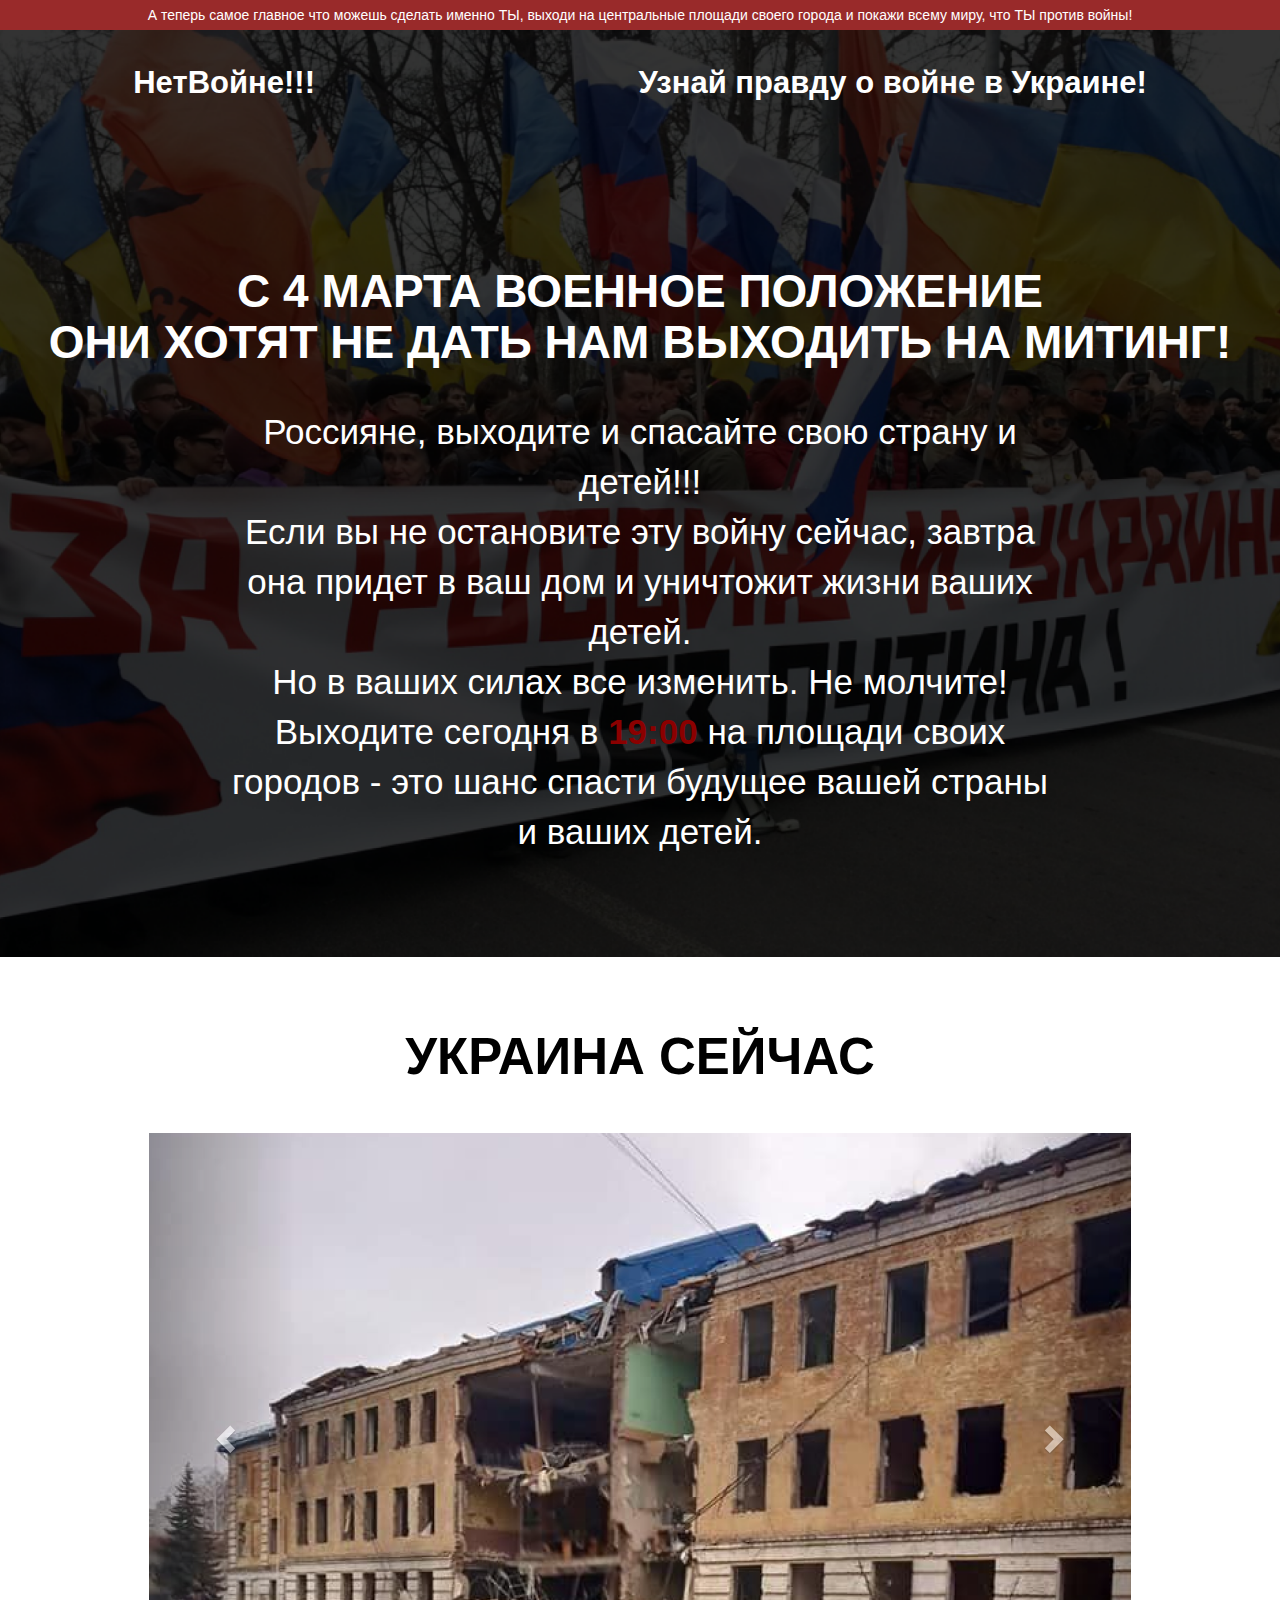
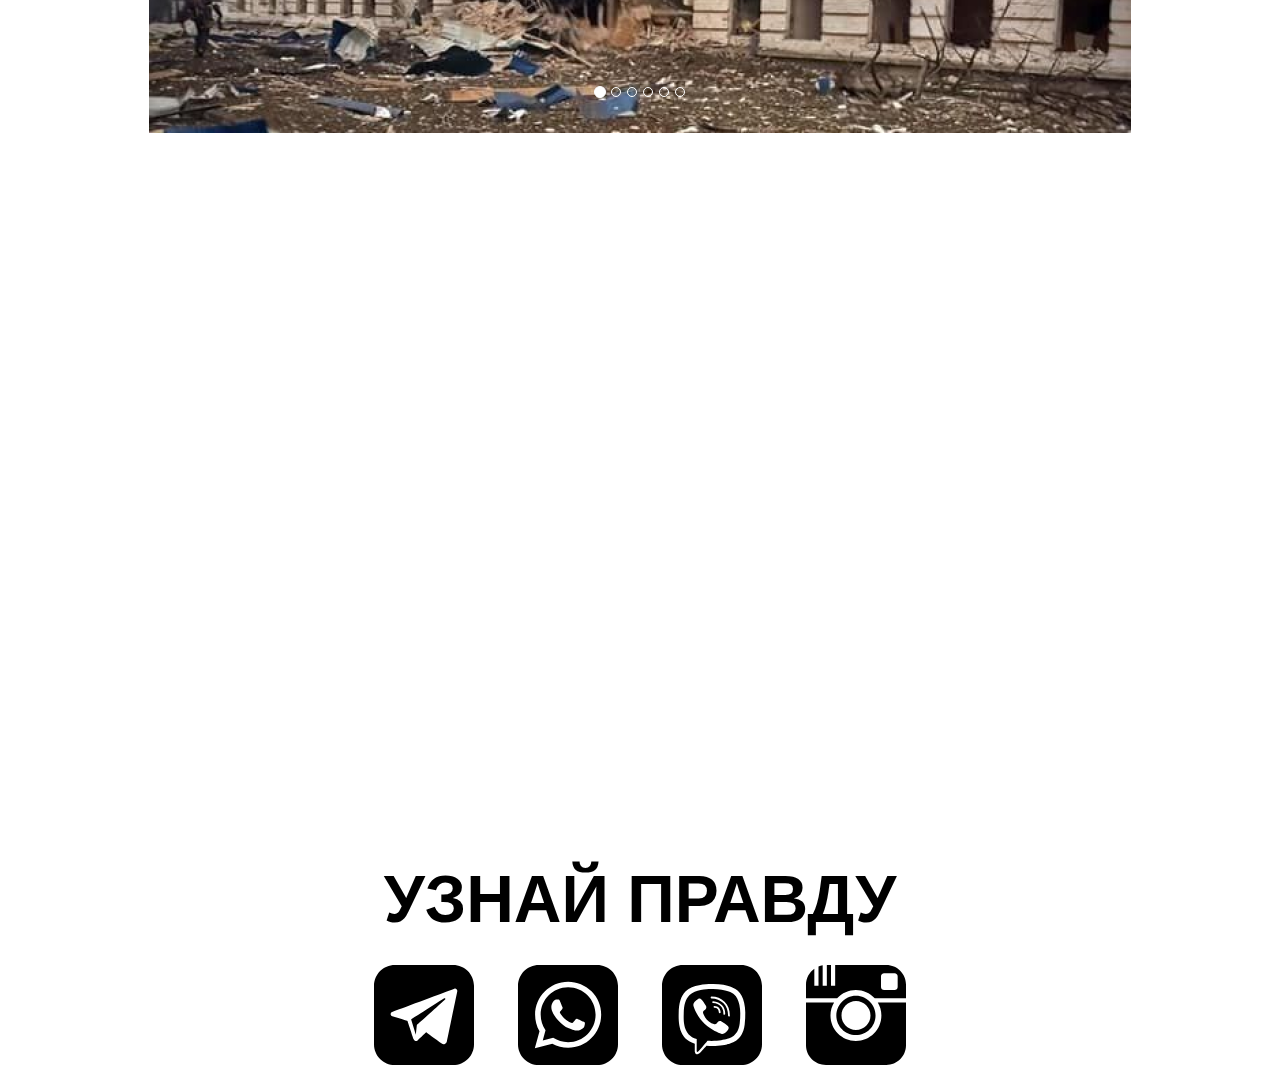
<file: stopwar_1/index.html>
<!DOCTYPE html>
<html lang="ru">
<head>
    <meta charset="utf-8">
    <meta name="viewport" content="width=device-width,initial-scale=1">
    <link rel="stylesheet" href="https://maxcdn.bootstrapcdn.com/bootstrap/3.4.1/css/bootstrap.min.css">
    <script src="https://ajax.googleapis.com/ajax/libs/jquery/3.5.1/jquery.min.js"></script>
    <script src="https://maxcdn.bootstrapcdn.com/bootstrap/3.4.1/js/bootstrap.min.js"></script>
    <link rel="stylesheet" href="assets/css/Social-Icons.css">
    <link rel="stylesheet" href="assets/css/styles.css">
    <title>НЕТ войне в Украине. Узнай правду о войне в Украине!</title>
    <meta name="description" lang="ru" content="С 4 марта военное положение они хотят не дать нам выходить на митинг. Если вы не остановите эту войну сейчас, завтра она придет в ваш дом и уничтожит жизни ваших детей. Выходите сегодня в 19:00 на площади своих городов - это шанс спасти будущее вашей страны и ваших детей." />
    <meta
      name="keywords"
      content="StopWar, СтопВойна, ВЫХОДИГУЛЯТЬ, ВыходиГулять"
    />
    <!-- Global site tag (gtag.js) - Google Analytics -->
<script async src="https://www.googletagmanager.com/gtag/js?id=G-K00LJ84DYC"></script>
<script>
  window.dataLayer = window.dataLayer || [];
  function gtag(){dataLayer.push(arguments);}
  gtag('js', new Date());

  gtag('config', 'G-K00LJ84DYC');
</script>
</head>
<body>
    <div style="min-height: 30px; background-color: rgb(153, 42, 42); color: #FFF;">
        <p style="text-align: center; padding: 5px;">А теперь самое главное что можешь сделать именно ТЫ, выходи на центральные площади своего города и покажи всему миру, что ТЫ против войны!</p>
    </div>
    <section class="head">
        <header>
            <nav class="navbar navbar-light navbar-expand-md navbar_head">
                <div class="container-fluid">
                    <div class="collapse navbar-collapse" id="navcol-1" style="display: block;">
                        <ul class="ul_nav">
                            <li class="nav-item"><a class="nav-link titel" href="#" style="color: #ffffff; text-align: center">НетВойне!!!</a></li>
                            <li class="nav-item"><a class="nav-link titel_2" href="https://t.me/rf200_now" style="color: #FFF;">Узнай правду о войне в Украине!</a></li>
                        </ul>
                    </div>
                </div>
            </nav>
        </header>
        <div class="head-block__div">
            <div class="block_text">
                <h6 class="text-center block_text_h1">С 4 марта военное положение<br/>Они хотят не дать нам выходить на митинг!</h6>
                <p class="text-center block_text_p">
                    Россияне, выходите и спасайте свою страну и детей!!!<br/>Если вы не остановите эту войну сейчас, завтра она придет в ваш дом и уничтожит жизни ваших детей.<br/>Но в ваших силах все изменить. Не молчите!<br/>Выходите сегодня в <b style="color: darkred;">19:00</b> на площади своих городов - это шанс спасти будущее вашей страны и ваших детей.
                </p>
            </div>
        </div>
    </section>
    <main class="main">
        <!-- <section>
            <div class="main_block">
                <h1 class="text-center main_block_h">Что делать</h1>
                <div class="ul_block">
                    <ul class="list-group ul_block_stap">
                        <li class="list-group-item" style="border: initial; display: flex; flex-direction: column; align-items: center;">
                            <h1 class="step-num">1</h1>
                            <p>Сдавайтесь и живите</p>
                        </li>
                        <li class="list-group-item" style="border: initial; display: flex; flex-direction: column; align-items: center;">
                            <h1 class="step-num">2</h1>
                            <p>Получите амнистию</p>
                        </li>
                        <li class="list-group-item" style="border: initial; display: flex; flex-direction: column; align-items: center;">
                            <h1 class="step-num">3</h1>
                            <p class="test">Получи деньги в любой валюте наличными, на счет или в криптовалюте</p>
                        </li>
                    </ul>
                </div>
            </div>
        </section> -->
        <!-- <section class="block_3">
            <div class="block_3__div">
                <p class="text-center block_3__div_p">Выходи с белым флагом, получи амнистию и <br/>5 000 000 рублей за технику и оружие</p>
            </div>
        </section> -->
        <!-- <section class="block_4">
            <div class="block_4__div">
                <h1 class="text-center block_4__div-1">До запуска мы уже собрали&nbsp;</h1>
                <h1 class="text-center block_4__div-2_money">3 356 565 000</h1>
                <h1 class="text-center block_4__div-3">российских рублей</h1>
                <p class="text-center block_4_text">Средства собираются для того чтобы выкупить оружие у армии РФ потому что у нас людей которые хотят биться больше чем оружие и оно нам нужнее. И оно уже на местах.</p>
            </div>
        </section> -->
        <section>
            <div class="block_1">
                <h1 class="block_1__h">УКРАИНА СЕЙЧАС</h1>
                <div id="myCarousel" class="carousel slide block_1__slider" data-ride="carousel">
                    <!-- Indicators -->
                    <ol class="carousel-indicators">
                      <li data-target="#myCarousel" data-slide-to="0" class="active"></li>
                      <li data-target="#myCarousel" data-slide-to="1"></li>
                      <li data-target="#myCarousel" data-slide-to="2"></li>
                      <li data-target="#myCarousel" data-slide-to="3"></li>
                      <li data-target="#myCarousel" data-slide-to="4"></li>
                      <li data-target="#myCarousel" data-slide-to="5"></li>
                    </ol>
                
                    <!-- Wrapper for slides -->
                    <div class="carousel-inner">
                      <div class="item active">
                        <img class="slider_img" src="assets/img/iloveimg-compressed/photo_1.png">
                      </div>
                
                      <div class="item">
                        <img class="slider_img" src="assets/img/iloveimg-compressed/photo_2.png">
                      </div>
                    
                      <div class="item">
                        <img class="slider_img" src="assets/img/iloveimg-compressed/photo_3.png">
                      </div>

                      <div class="item">
                        <img class="slider_img" src="assets/img/iloveimg-compressed/photo_4.png">
                      </div>

                      <div class="item">
                        <img class="slider_img" src="assets/img/iloveimg-compressed/photo_8.png">
                      </div>

                      <div class="item">
                        <img class="slider_img" src="assets/img/iloveimg-compressed/photo_7.png">
                      </div>
                    </div>
                
                      <a class="left carousel-control" href="#myCarousel" data-slide="prev">
                      <span class="glyphicon glyphicon-chevron-left"></span>
                      <span class="sr-only">Previous</span>
                    </a>
                    <a class="right carousel-control" href="#myCarousel" data-slide="next">
                      <span class="glyphicon glyphicon-chevron-right"></span>
                      <span class="sr-only">Next</span>
                    </a>
                  </div>
                  <div class="block_1__video">
                      <iframe class="video" src="https://www.youtube.com/embed/MPZlRKyoVlk" title="YouTube video player" frameborder="0" allow="accelerometer; autoplay; clipboard-write; encrypted-media; gyroscope; picture-in-picture" allowfullscreen></iframe>
                  </div>
            </div>
        </section>


        <section>
            <div class="social__div">
                <h1 class="text-center social__div_h">Узнай правду</h1>
                <div class="social-icons">
                    <a href="https://t.me/+uv1LwF7Gyso0ZWJk"><img class="icons_img" src="assets/img/telegram.svg"></a>
                    <a href="whatsapp://send?text=text=%D0%A1%D0%B4%D0%B0%D0%B2%D0%B0%D0%B9%20%D0%BE%D1%80%D1%83%D0%B6%D0%B8%D0%B5%20%D0%B8%20%D0%B6%D0%B8%D0%B2%D0%B8 http://stopwar.fund"><img class="icons_img" src="assets/img/icons8-whatsapp.svg"></a>
                    <a href="https://invite.viber.com/?g2=AQAmyk8fZSwA2U7OAjO6u6Zj8xlijGqYO57NUjZtXVn76KejHoUJF5py7u7jl%2Fb6"><img class="icons_img" src="assets/img/viber-svgrepo-com.svg"></a>
                    <a href="https://instagram.com/ukraina_voyna?utm_medium=copy_link"><img class="icons_img" src="assets/img/icons8-instagram.svg"></a></div>
            </div>
        </section>
        <!-- <section class="footer-block">
            <div class="footer-block__div">
                <h1 class="text-center footer-block__div_h" style="color: #ffffff;">Организаторы</h1>
                <ul class="list-group footer-block__div_ul">
                    <li class="list-group-item item_gerb"><img class="img-gerb" src="assets/img/gerb.png">
                        <h1 class="text_gerb" style="text-align: center;color: #ffffff;">Президент <br/>Украины</h1>
                    </li>
                    <li class="list-group-item item_gerb"><img class="img-gerb" src="assets/img/Security_Service_of_Ukraine_Emblem.svg">
                        <h1 class="text_gerb" style="text-align: center;color: #ffffff;">Служба <br/>безопасности <br/>Украины</h1>
                    </li>
                    <li class="list-group-item item_gerb"><img class="img-gerb" src="assets/img/1200px-Emblem_of_the_Ukrainian_Armed_Forces.svg.png">
                        <h1 class="text_gerb" style="text-align: center;color: #ffffff;">Вооруженные <br/>силы Украины</h1>
                    </li>
                    <li class="list-group-item item_gerb"><img class="img-gerb" src="assets/img/IT.png">
                        <h1 class="text_gerb" style="text-align: center;color: #ffffff;">IT community of <br/>Ukraine</h1>
                    </li>
                </ul>
            </div>
        </section> -->
    </main>
    <script src="assets/bootstrap/js/bootstrap.min.js"></script>
    <script type="text/javascript">
		var docElement = document.documentElement,
		    resizeEvt = 'orientationchange' in window ? 'orientationchange' : 'resize',
		    recalc = function () {
		    // Устанавливаем размер шрифта
		    	docElement.style.fontSize = 20 * (docElement.clientWidth / 320);
		    }
            $('#carouselExampleControls').on('slide.bs.carousel', function () {

            })
	</script>
</body>
</html>
</file>
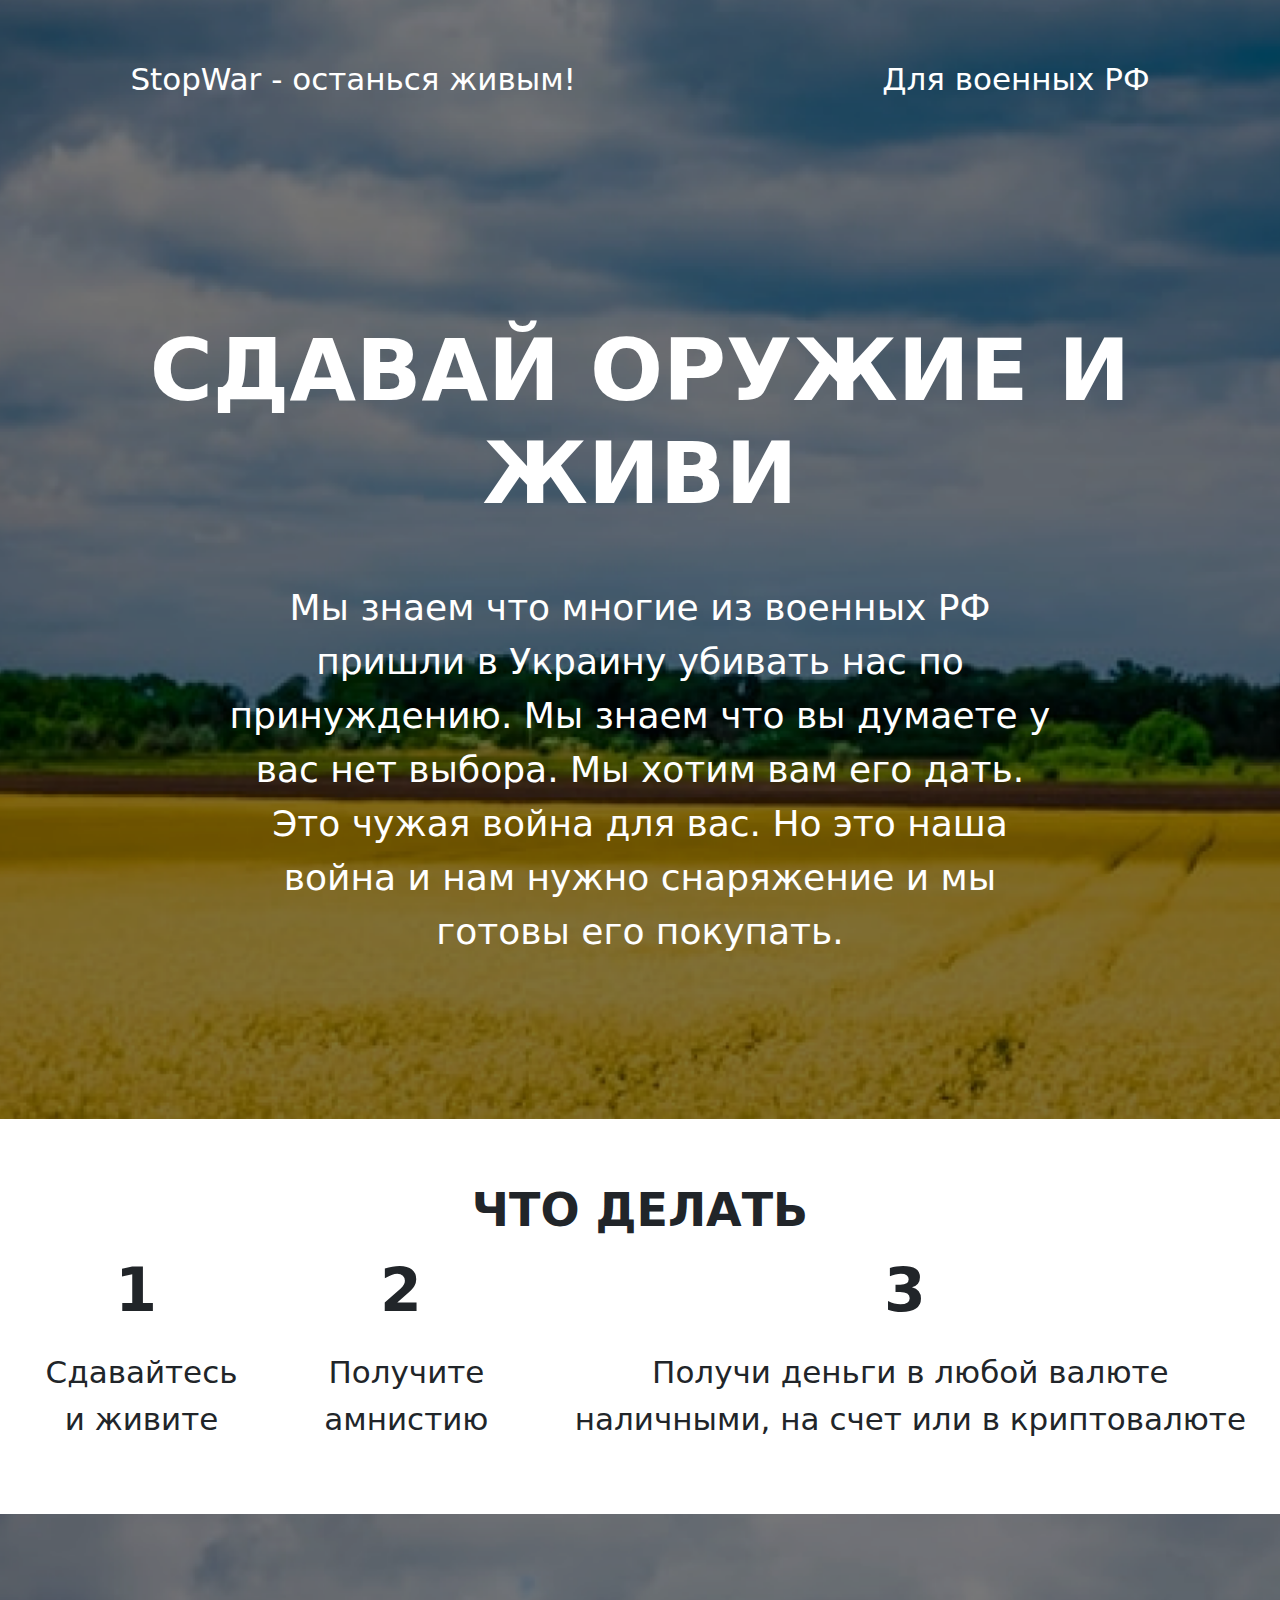
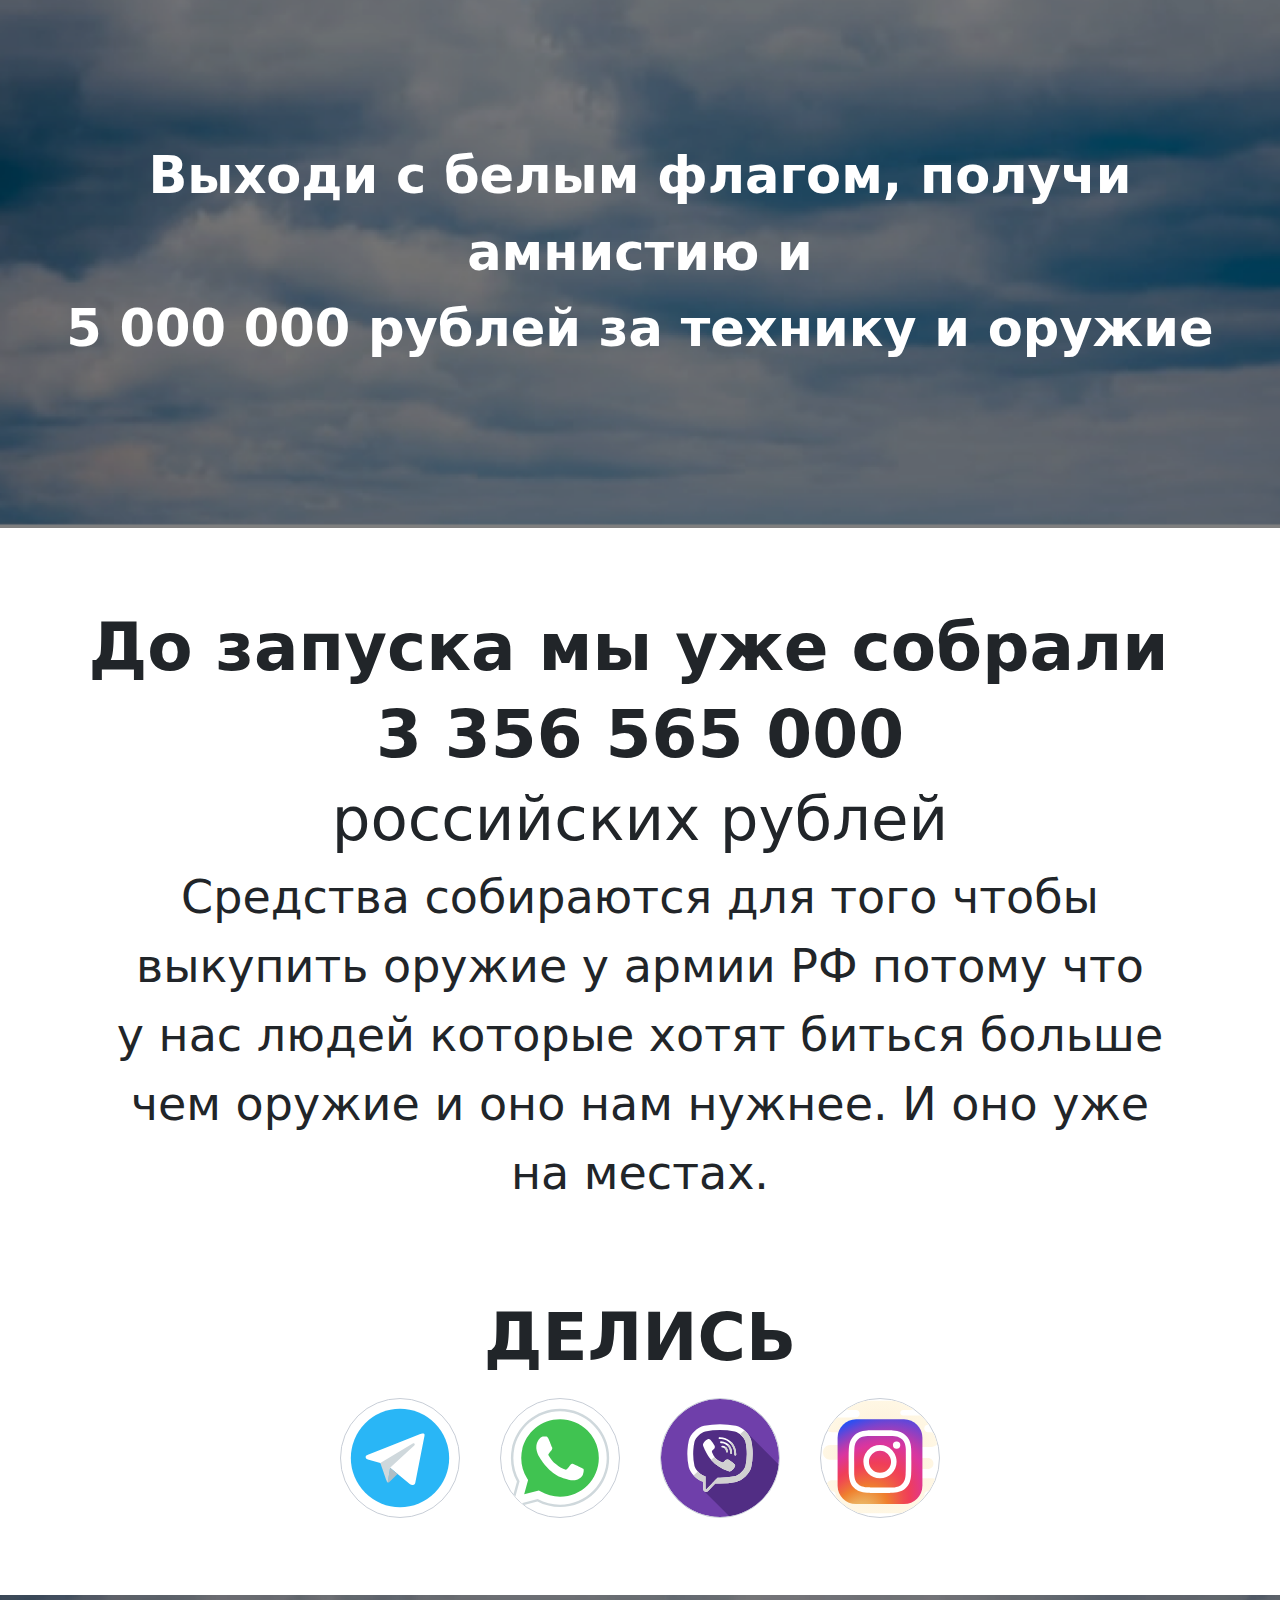
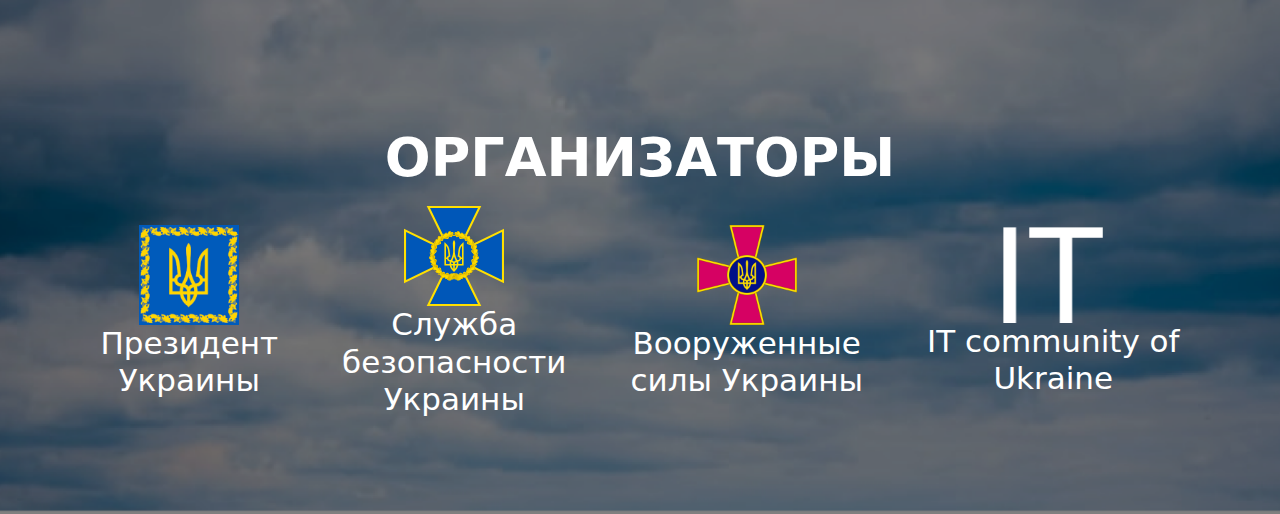
<file: stopwar_2/index.html>
<!DOCTYPE html>
<html lang="en">

<head>
    <meta charset="utf-8">
    <meta name="viewport" content="width=device-width,initial-scale=1">
    <title>Stop War</title>
    <link rel="stylesheet" href="assets/bootstrap/css/bootstrap.min.css">
    <link rel="stylesheet" href="assets/css/Social-Icons.css">
    <link rel="stylesheet" href="assets/css/styles.css">
</head>

<body>
    <section class="head">
        <header>
            <nav class="navbar navbar-light navbar-expand-md navbar_head">
                <div class="container-fluid">
                    <div class="collapse navbar-collapse" id="navcol-1" style="display: block;">
                        <ul class="ul_nav">
                            <li class="nav-item"><a class="nav-link titel" href="#" style="color: #ffffff; text-align: center">StopWar - останься живым!</a></li>
                            <li class="nav-item"><a class="nav-link titel_2" href="#" style="color: #FFF;">Для военных РФ</a></li>
                        </ul>
                    </div>
                </div>
            </nav>
        </header>
        <div class="head-block__div">
            <div class="block_text">
                <h6 class="text-center block_text_h1">Сдавай оружие и живи</h6>
                <p class="text-center block_text_p">Мы знаем что многие из военных РФ пришли в Украину убивать нас по принуждению. Мы знаем что вы думаете у вас нет выбора. Мы хотим вам его дать. Это чужая война для вас. Но это наша война и нам нужно снаряжение и мы готовы его покупать.</p>
            </div>
        </div>
    </section>
    <main class="main">
        <section>
            <div class="main_block">
                <h1 class="text-center main_block_h">Что делать</h1>
                <div class="ul_block">
                    <ul class="list-group ul_block_stap">
                        <li class="list-group-item" style="border: initial; display: flex; flex-direction: column; align-items: center;">
                            <h1 class="step-num">1</h1>
                            <p>Сдавайтесь и живите</p>
                        </li>
                        <li class="list-group-item" style="border: initial; display: flex; flex-direction: column; align-items: center;">
                            <h1 class="step-num">2</h1>
                            <p>Получите амнистию</p>
                        </li>
                        <li class="list-group-item" style="border: initial; display: flex; flex-direction: column; align-items: center;">
                            <h1 class="step-num">3</h1>
                            <p class="test">Получи деньги в любой валюте наличными, на счет или в криптовалюте</p>
                        </li>
                    </ul>
                </div>
            </div>
        </section>
        <section class="block_3">
            <div class="block_3__div">
                <p class="text-center block_3__div_p">Выходи с белым флагом, получи амнистию и <br/>5 000 000 рублей за технику и оружие</p>
            </div>
        </section>
        <section class="block_4">
            <div class="block_4__div">
                <h1 class="text-center block_4__div-1">До запуска мы уже собрали&nbsp;</h1>
                <h1 class="text-center block_4__div-2_money">3 356 565 000</h1>
                <h1 class="text-center block_4__div-3">российских рублей</h1>
                <p class="text-center block_4_text">Средства собираются для того чтобы выкупить оружие у армии РФ потому что у нас людей которые хотят биться больше чем оружие и оно нам нужнее. И оно уже на местах.</p>
            </div>
        </section>
        <section>
            <div class="social__div">
                <h1 class="text-center social__div_h">ДЕЛИСЬ</h1>
                <div class="social-icons"><a href="https://t.me/share/url?url=http://stopwar.fund&amp;text=%D0%A1%D0%B4%D0%B0%D0%B2%D0%B0%D0%B9%20%D0%BE%D1%80%D1%83%D0%B6%D0%B8%D0%B5%20%D0%B8%20%D0%B6%D0%B8%D0%B2%D0%B8"><img class="icons_img" src="assets/img/telegram.svg"></a><a href="whatsapp://send?text=text=%D0%A1%D0%B4%D0%B0%D0%B2%D0%B0%D0%B9%20%D0%BE%D1%80%D1%83%D0%B6%D0%B8%D0%B5%20%D0%B8%20%D0%B6%D0%B8%D0%B2%D0%B8 http://stopwar.fund"><img class="icons_img" src="assets/img/icons8-whatsapp.svg"></a><a href="viber://forward?text=%D0%A1%D0%B4%D0%B0%D0%B2%D0%B0%D0%B9%20%D0%BE%D1%80%D1%83%D0%B6%D0%B8%D0%B5%20%D0%B8%20%D0%B6%D0%B8%D0%B2%D0%B8 http://stopwar.fund"><img class="icons_img" src="assets/img/viber-svgrepo-com.svg"></a><a href="#"><img class="icons_img" src="assets/img/icons8-instagram.svg"></a></div>
            </div>
        </section>
        <section class="footer-block">
            <div class="footer-block__div">
                <h1 class="text-center footer-block__div_h" style="color: #ffffff;">Организаторы</h1>
                <ul class="list-group footer-block__div_ul">
                    <li class="list-group-item item_gerb"><img class="img-gerb" src="assets/img/gerb.png">
                        <h1 class="text_gerb" style="text-align: center;color: #ffffff;">Президент <br/>Украины</h1>
                    </li>
                    <li class="list-group-item item_gerb"><img class="img-gerb" src="assets/img/Security_Service_of_Ukraine_Emblem.svg">
                        <h1 class="text_gerb" style="text-align: center;color: #ffffff;">Служба <br/>безопасности <br/>Украины</h1>
                    </li>
                    <li class="list-group-item item_gerb"><img class="img-gerb" src="assets/img/1200px-Emblem_of_the_Ukrainian_Armed_Forces.svg.png">
                        <h1 class="text_gerb" style="text-align: center;color: #ffffff;">Вооруженные <br/>силы Украины</h1>
                    </li>
                    <li class="list-group-item item_gerb"><img class="img-gerb" src="assets/img/IT.png">
                        <h1 class="text_gerb" style="text-align: center;color: #ffffff;">IT community of <br/>Ukraine</h1>
                    </li>
                </ul>
            </div>
        </section>
    </main>
    <script src="assets/bootstrap/js/bootstrap.min.js"></script>
    <script type="text/javascript">
		var docElement = document.documentElement,
		    resizeEvt = 'orientationchange' in window ? 'orientationchange' : 'resize',
		    recalc = function () {
		    // Устанавливаем размер шрифта
		    	docElement.style.fontSize = 20 * (docElement.clientWidth / 320);
		    }
	</script>
</body>

</html>
</file>
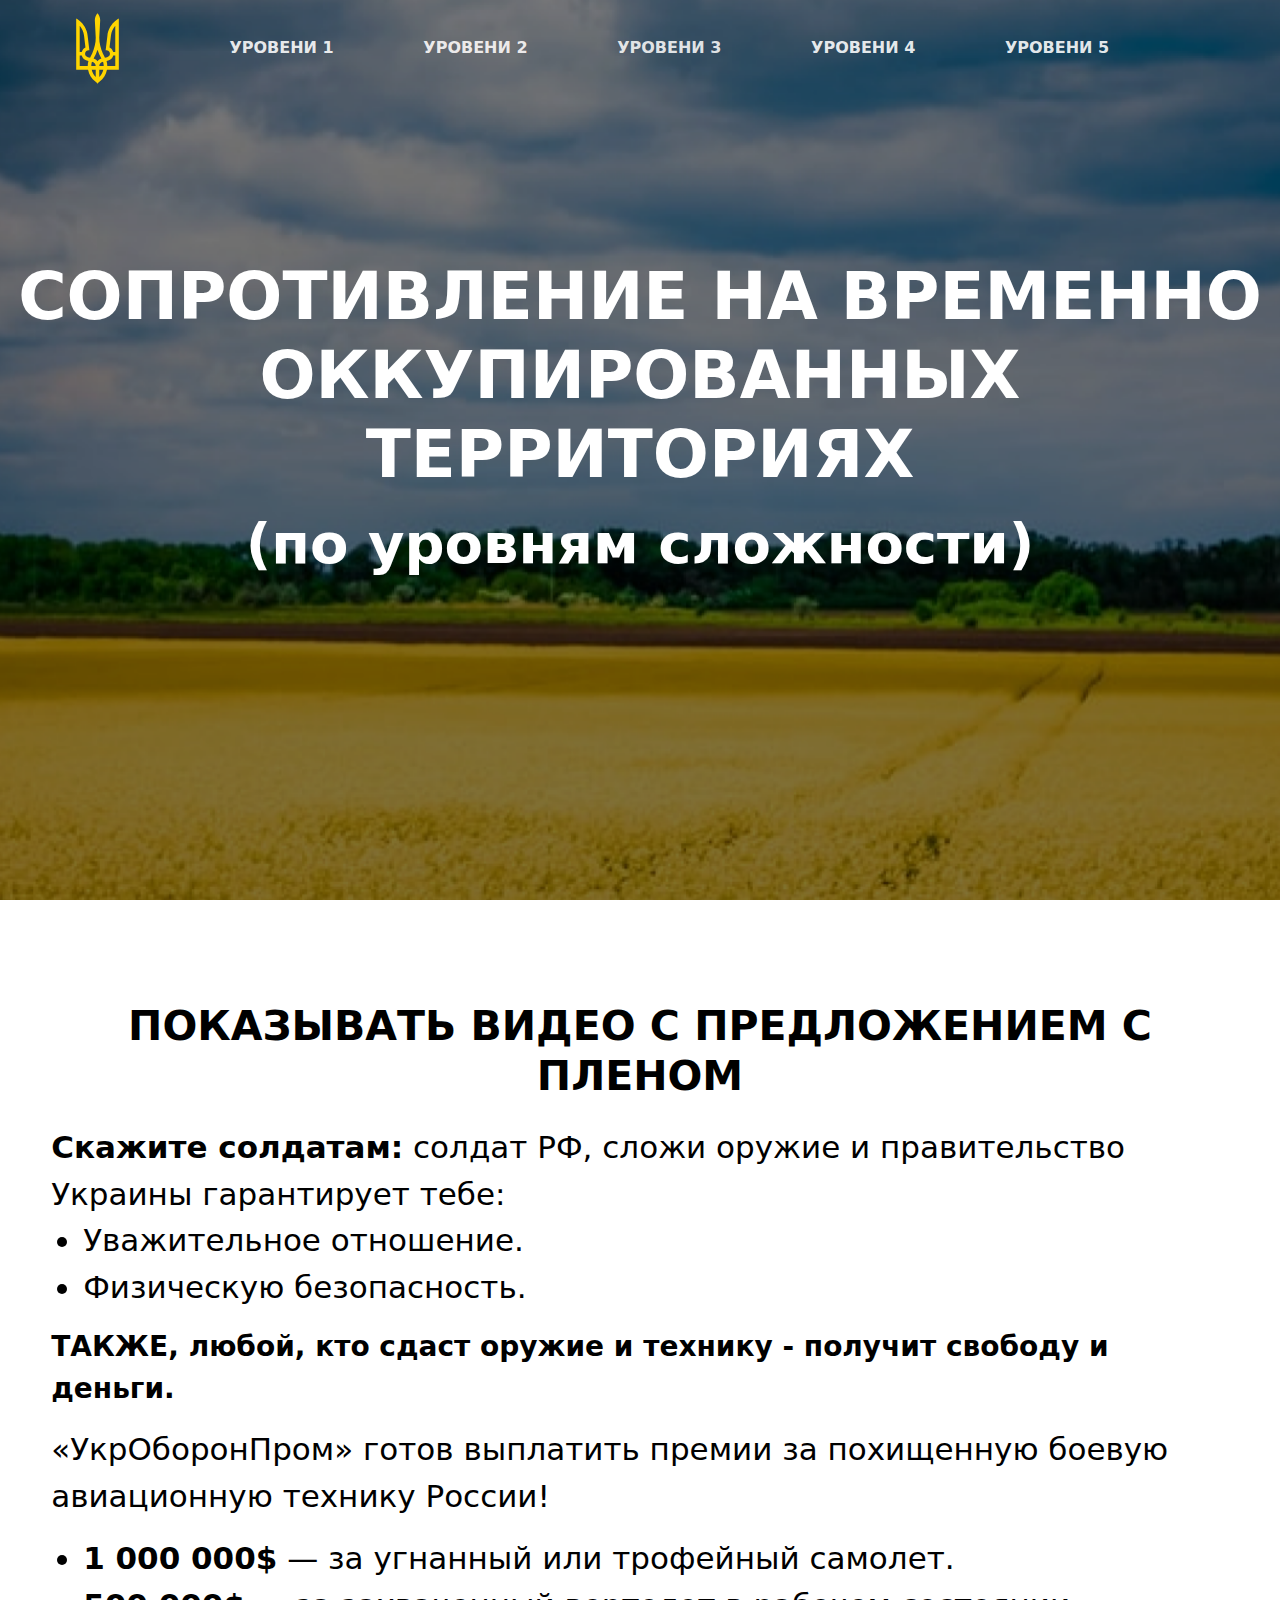
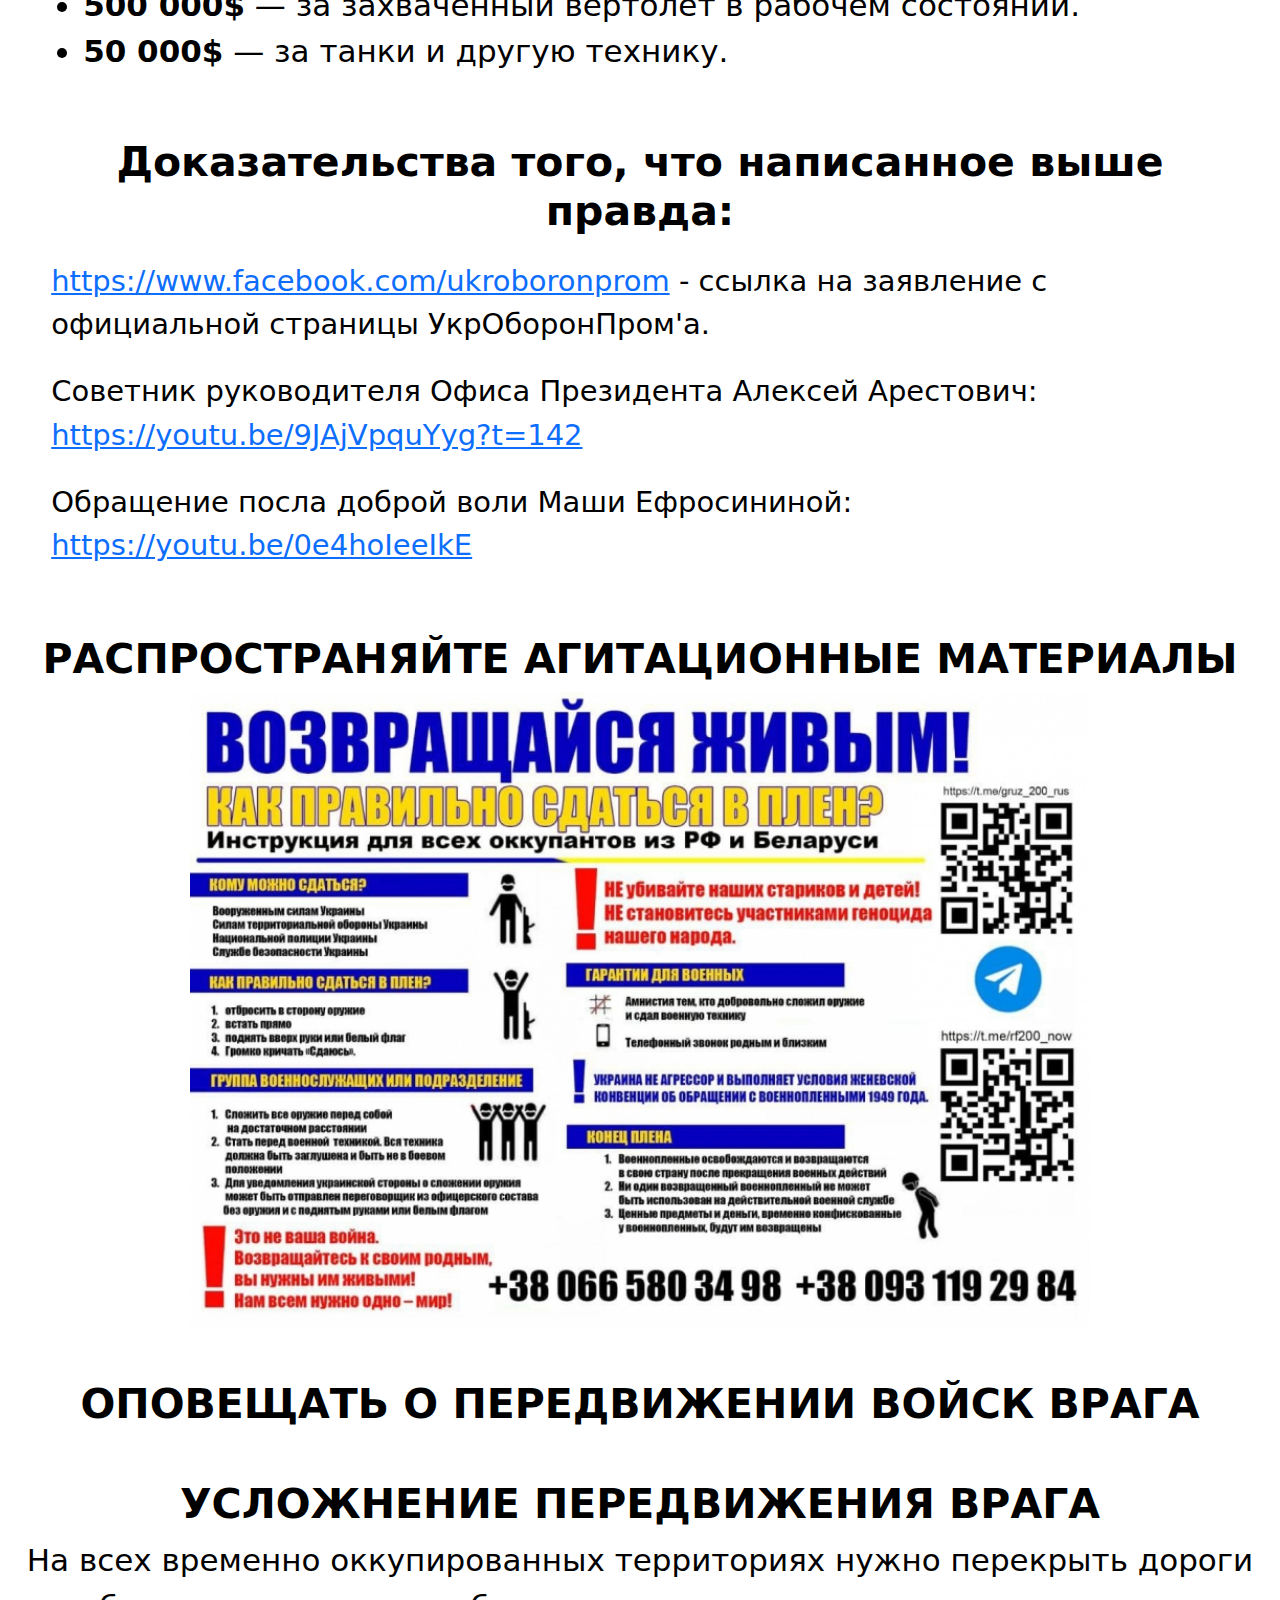
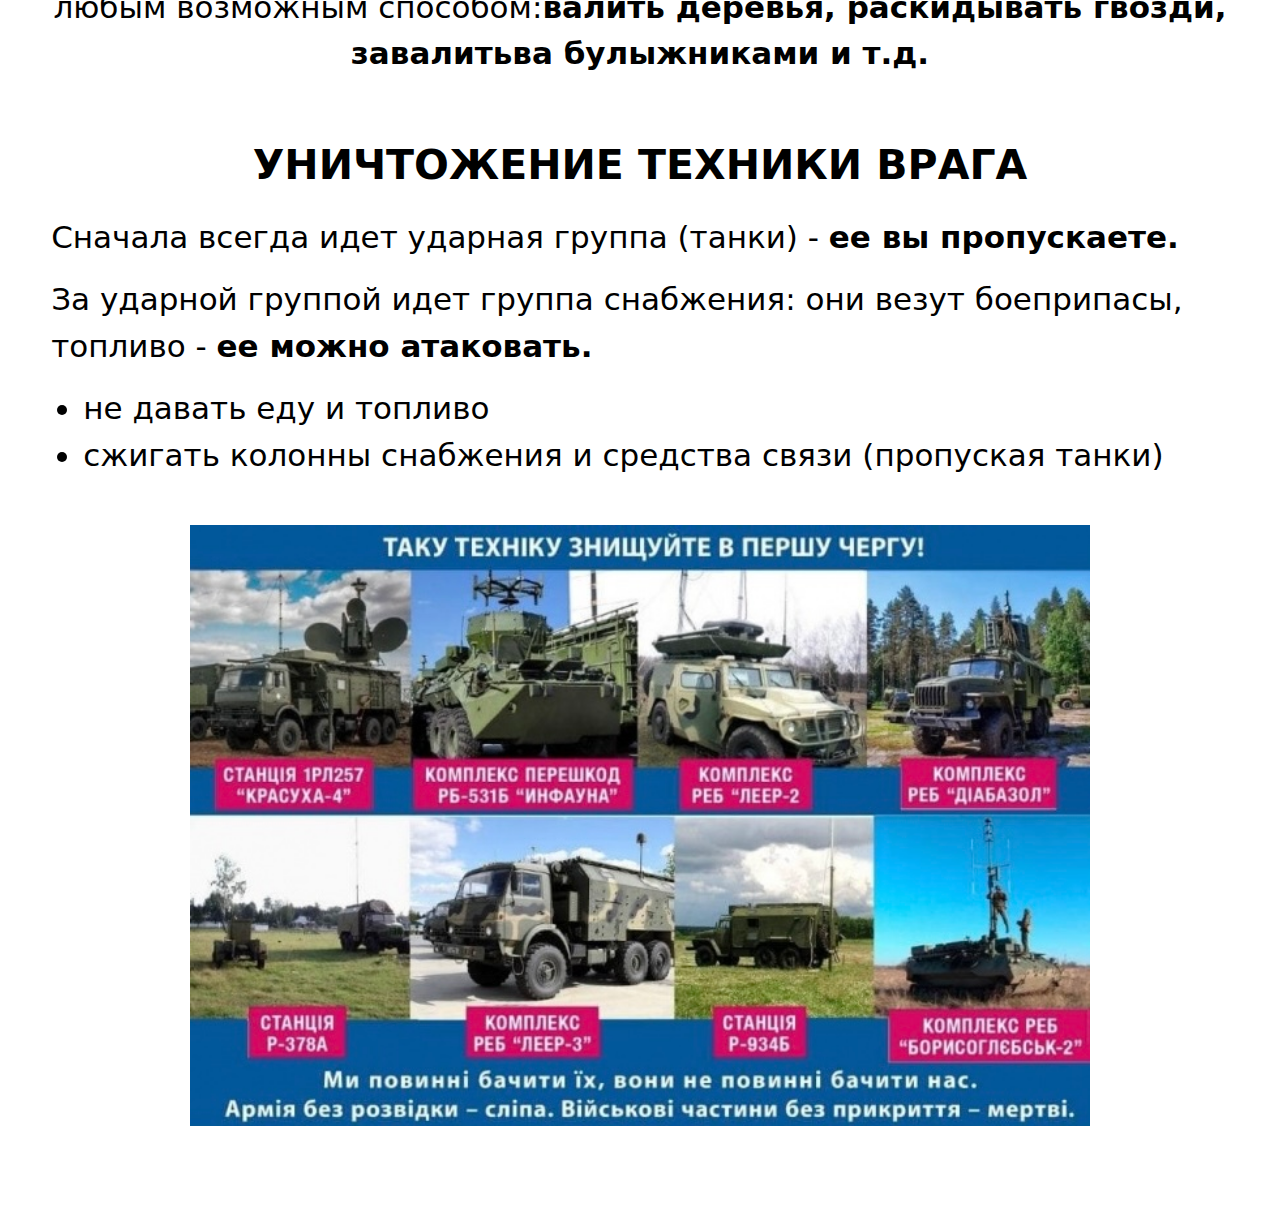
<file: ukraine_resistance/index.html>
<!DOCTYPE html>
<html lang="ru">

<head>
    <meta charset="utf-8">
    <meta name="viewport" content="width=device-width, initial-scale=1.0, shrink-to-fit=no">
    <title>uk</title>
    <link rel="stylesheet" href="assets/bootstrap/css/bootstrap.min.css">
    <link rel="stylesheet" href="assets/css/styles.css">
</head>

<body style="color: rgb(0,0,0);">
    <section class="background">
        <header>
            <nav class="navbar navbar-light navbar-expand-md">
                <div class="container-fluid header_wrapper"><a class="navbar-brand" href="#" style="color: rgba(255,255,255,0.9);"><img src="assets/img/ukrain.svg" style="max-width: 45px;width: 100%;height: auto;"></a><button data-bs-toggle="collapse" class="navbar-toggler" data-bs-target="#navcol-1"><span class="visually-hidden">Toggle navigation</span><span class="navbar-toggler-icon"></span></button>
                    <div class="collapse navbar-collapse header" id="navcol-1">
                        <ul class="navbar-nav header_ul">
                            <li class="nav-item"><a class="nav-link active" href="#1" style="color: rgba(255,255,255,0.9);"><strong>УРОВЕНИ 1</strong><br></a></li>
                            <li class="nav-item"><a class="nav-link active" href="#2" style="color: rgba(255,252,252,0.9);"><strong>УРОВЕНИ 2</strong></a></li>
                            <li class="nav-item"><a class="nav-link active" href="#3" style="color: rgba(248,248,248,0.9);"><strong>УРОВЕНИ 3</strong><br></a></li>
                            <li class="nav-item"><a class="nav-link active" href="#4" style="color: rgba(255,255,255,0.9);"><strong>УРОВЕНИ 4</strong><br></a></li>
                            <li class="nav-item"><a class="nav-link active" href="#5" style="color: rgba(255,255,255,0.9);"><strong>УРОВЕНИ 5</strong><br></a></li>
                        </ul>
                    </div>
                </div>
            </nav>
            <div class="block">
                <div class="block_wrapper">
                    <h1 class="block__h" style="text-align: center;">Сопротивление на временно оккупированных территориях</h1>
                    <p class="block__p" style="text-align: center;">(по уровням сложности)</p>
                </div>
            </div>   
        </header>
    </section>
    <main class="main">
        <section>
            <div class="block_1">
                <div class="block_1_wrapper">
                    <a name="1" style="text-decoration:none"><div class="block_1__text">
                        <h1 class="block_1__text_h">Показывать видео с предложением с пленом</h1>
                        <p class="block_1__text_p2" style="text-align: left;"><span class="span">Скажите солдатам:</span> солдат РФ, сложи оружие и правительство Украины гарантирует тебе:</p>
                        <ul class="block_1__text_ul" style="text-align: left;">
                            <li>Уважительное отношение.</li>
                            <li>Физическую безопасность.</li>
                        </ul>
                        <p class="block_1__text_p3">ТАКЖЕ, любой, кто сдаст оружие и технику - получит свободу и деньги.</p>
                    </div></a>
                </div>
            </div>
        </section>            
        <section>
            <div class="block_2">
                <div class="block_2_wrapper">
                    <p class="block_2__text_p">«УкрОборонПром» готов выплатить премии за похищенную боевую авиационную технику России!<br></p>
                    <ul class="block_2__text_ul_2">
                        <li><span class="span">1 000 000$</span> — за угнанный или трофейный самолет. </li>
                        <li><span class="span">500 000$</span> — за захваченный вертолет в рабочем состоянии.<br></li>
                        <li><span class="span">50 000$</span> — за танки и другую технику.<br></li>
                    </ul>
                </div>
                <div class="block_2__info">
                    <h1 class="block_2__info_h">Доказательства того, что написанное выше правда:</h1>
                    <ul class="block_2__info_list">
                        <li><a class="block_2_link" href="https://www.facebook.com/ukroboronprom">https://www.facebook.com/ukroboronprom</a> - ссылка на заявление с официальной страницы УкрОборонПром'а.</li>
                        <li>Советник руководителя Офиса Президента Алексей Арестович: <a class="block_2_link" href="https://youtu.be/9JAjVpquYyg?t=142">https://youtu.be/9JAjVpquYyg?t=142</a></li>
                        <li>Обращение посла доброй воли Маши Ефросининой: <a class="block_2_link" href="https://youtu.be/0e4hoIeeIkE">https://youtu.be/0e4hoIeeIkE</a></li>
                    </ul>
                </div>
            </div>
        </section>
        <section>
            <a name="2" style="text-decoration:none">
                <div class="block_3">
                    <h1 class="block_3_h">Распространяйте агитационные материалы</h1>
                    <p style="text-align: center;"><img class="block_3_img" src="assets/img/685024.jpg"></p>
                </div>
            </a>
        </section>
        <section>
            <a name="3" style="text-decoration:none">
                <div class="block_4">
                    <h1 class="block_4_h"><strong>Оповещать о передвижении войск врага</strong></h1>
                    <div class="block_4_script">
                        <script async src="https://telegram.org/js/telegram-widget.js?16" data-telegram-post="spravdi/1960" data-tme-mode data-width="100%"></script>
                    </div>
                </div>
            </a>
        </section>
    </main>
    <section>
        <a name="4" style="text-decoration:none">
            <div class="block_5">
                <h1 class="block_5_h"><strong>Усложнение передвижения врага</strong></h1>
                <p class="block_5_p">На всех временно оккупированных территориях нужно перекрыть дороги любым возможным способом:<span class="span">валить деревья, раскидывать гвозди, завалитьва булыжниками и т.д.</span></p>
            </div>
        </a>
    </section>
    <section>
        <a name="5" style="text-decoration:none">
            <div class="block_6">
                <h1 class="block_6_h"><strong>Уничтожение техники врага</strong></h1>
                <p class="block_6_p block_6_p_1">Сначала всегда идет ударная группа (танки) - <span class="span">ее вы пропускаете.</span></p>
                <p class="block_6_p block_6_p_2">За ударной группой идет группа снабжения: они везут боеприпасы, топливо - <span class="span">ее можно атаковать.</span></p>
                <ul class="block_6_list">
                    <li>не давать еду и топливо</li>
                    <li>сжигать колонны снабжения и средства связи (пропуская танки)</li>
                </ul>
                <p style="text-align: center;"><img class="block_6_img" src="assets/img/img_2.png"></p>
            </div>
        </a>
    </section>
    <footer></footer>
    <script src="assets/bootstrap/js/bootstrap.min.js"></script>
</body>

</html>
</file>
<file: stopwar_1/assets/css/Social-Icons.css>
.social-icons {
  color: #313437;
  background-color: #fff;
  text-align: center;
  /*padding: 70px 0;*/
}

@media (max-width:767px) {
  .social-icons {
    padding: 50px 0;
  }
}

.social-icons i {
  font-size: 32px;
  display: inline-block;
  color: #757980;
  margin: 0 10px;
  width: 60px;
  height: 60px;
  border: 1px solid #c8ced7;
  text-align: center;
  border-radius: 50%;
  line-height: 60px;
}
</file>
<file: stopwar_1/assets/css/styles.css>
body{
  margin: 0;
  padding: 0;
}

.titel{
  font-size: calc(15px + 16 * ((100vw - 320px) / (1280 - 320)));
  font-weight: 700;
}

.titel_2{
  font-size: calc(15px + 16 * ((100vw - 320px) / (1280 - 320)));
  font-weight: 700;
}

.navbar_head {
position: relative;
width: 100%;
padding: 3rem 0;
}

.ul_nav {
  width: 100%;
  display: flex;
  justify-content: space-between;
  padding-left: 0;
  margin-bottom: 0;
  list-style: none;
}

.head {
  background: url("../../assets/img/back.head.png");
  background-position: center;
  background-size: cover;
  background-repeat: no-repeat;
}

.container-fluid{
  margin-left: 8%;
  margin-right: 8%;
}

.head-block__div {
  width: auto;
  display: flex;
  justify-content: space-between;
  padding-bottom: 10rem;
  padding-top: 10rem;
}

.block_text_h1 {
  font-size: calc(30px + 16 * ((100vw - 320px) / (1280 - 320)));
  font-weight: 700;
  text-transform: uppercase;
  color: #FFF;
  padding-bottom: 3rem;
}

p {
  margin: 0;
  padding: 0;
}

.block_text_p {
  font-size: calc(19px + 16 * ((100vw - 320px) / (1280 - 320)));
  margin: 0 auto;
  text-align: center;
  width: 66%;
  color: #FFF;
}

.step-num{
  font-size: 60px;
}

.main_block_h {
  text-transform: uppercase;
  font-size: calc(30px + 16 * ((100vw - 320px) / (1280 - 320)));
  font-weight: 700;
}

.main_block {
  margin-top: 5%;
}

.test{
  text-align: center;
}

.ul_block {
  display: flex;
  justify-content: center;
}

.ul_block_stap {
  display: flex;
  flex-direction: row;
}

.ul_block_stap li {
  display: flex;
}

.ul_block_stap li {
  display: flex;
}

.ul_block_stap li {
  display: flex;
  position: relative;
}

.ul_block_stap li h1 {
  font-weight: bold;
}

.ul_block_stap li p {
  margin-top: 15px;
  margin-left: 11px;
  font-size: calc(15px + 16 * ((100vw - 320px) / (1280 - 320)));
  text-align: center;
}

.block_3{
  background: url("../../assets/img/back_body.png");
  background-position: 50%;
  background-repeat: no-repeat;
  background-size: cover;
}

.block_3__div {
  margin-top: 5%;
  padding: 10rem 0;
}

.block_3__div_p {
  color: #ffffff;
  font-size: calc(35px + 16 * ((100vw - 320px) / (1280 - 320)));
  font-weight: bold;
  padding-top: 5%;
  margin: 0 2rem;
}

.block_4__div {
  display: flex;
  flex-direction: column;
}

.block_4__div-1 {
  font-weight: bold;
  font-size: calc(50px + 16 * ((100vw - 320px) / (1280 - 320)));
}

.block_4__div-2_money{
  font-weight: bold;
  font-size: calc(50px + 16 * ((100vw - 320px) / (1280 - 320)));
}

.block_4__div-3{
  font-size: calc(45px + 16 * ((100vw - 320px) / (1280 - 320)));
}

.block_4_text{
  font-size: calc(30px + 16 * ((100vw - 320px) / (1280 - 320)));
  margin: 0 auto;
  width: 82%;
}

.block_4__div {
  padding: 5rem 0 0;
}

.social__div_h {
  text-transform: uppercase;
  font-size: calc(50px + 16 * ((100vw - 320px) / (1280 - 320)));
  font-weight: bold;
  color: #000;
}

.social-icons {
    /* display: flex;
  justify-content: center; */
}

.social__div {
  margin-top: 7%;
}

.icons_img {
  font-size: 32px;
  display: inline-block;  
  margin: 20px 20px 20px 20px;
  max-width: 100px;
  width: 100%;
  text-align: center;
  line-height: 60px;
  vertical-align: middle;
}

@media (max-width: 420px) {
  .social-icons {
    display: flex;
    flex-direction: column;
    justify-content: center;
  }
  .icons_img{
    max-width: 80px;
    width: 100%;
  }
}

.footer-block__div_h {
  text-transform: uppercase;
  font-weight: bold;
  font-size: calc(38px + 16 * ((100vw - 320px) / (1280 - 320)));
}

.footer-block__div {
  margin-top: 4%;
}

.img-gerb {
  width: 100px;
  margin-left: auto;
  margin-right: auto;
}

.footer-block__div_ul {
  display: flex;
  flex-direction: row;
  justify-content: center;
}

.text_gerb {
  font-size: calc(15px + 16 * ((100vw - 320px) / (1280 - 320)));
}


.item_gerb {
  background-color: inherit;
  border: initial;
  display: flex;
  flex-direction: column;
  justify-content: center;
}

.footer-block{
  background: url("../../assets/img/back_body.png");
  background-position: 50%;
  background-repeat: no-repeat;
  background-size: cover;
  padding: 5rem 0;
  margin-top: 6%;
}

.list-group-item {
  padding: 0.5rem 2rem;
}


@media (max-width: 800px) {
  .ul_nav{
      display: flex;
      flex-direction: column;
      align-items: center;
  }
}

@media (max-width: 800px) {
  .ul_block_stap{
      display: flex;
      flex-direction: column;
      align-items: center;
  }
}


@media (max-width: 800px) {
  .footer-block__div_ul{
      display: flex;
      flex-direction: column;
      align-items: center;
  }
  
  .footer-block__div_ul li{
      margin-top: 10px;
  }
}


/* block_1 */

.block_1{
  margin-top: 4%;
  margin-bottom: 4%;
  display: flex;
  align-items: center;
  flex-direction: column;
}

.block_1__h{
  font-size: calc(35px + 16 * ((100vw - 320px) / (1280 - 320)));
  font-weight: 700;
  text-align: center;
  color: #000;
}

.block_1__slider{
  margin-top: 3%;
}

.block_1__video{
  overflow: hidden;
  position: relative;
  padding-bottom: 45%;
  height: 0;
  width: 80%;
  margin-left: 10%;
  margin-right: 10%;
  margin-top: 5%;
}
.block_1__video iframe {
  position:absolute;
  width:100%;
  height:100%;
  left:0;
  top:0;
}


.item{
  width: 100%;
  max-width: 1100px;
  max-height: 600px;
}
</file>
<file: stopwar_2/assets/css/Social-Icons.css>
.social-icons {
  color: #313437;
  background-color: #fff;
  text-align: center;
  /*padding: 70px 0;*/
}

@media (max-width:767px) {
  .social-icons {
    padding: 50px 0;
  }
}

.social-icons i {
  font-size: 32px;
  display: inline-block;
  color: #757980;
  margin: 0 10px;
  width: 60px;
  height: 60px;
  border: 1px solid #c8ced7;
  text-align: center;
  border-radius: 50%;
  line-height: 60px;
}
</file>
<file: stopwar_2/assets/css/styles.css>
body{
    margin: 0;
    padding: 0;
}

.titel{
    font-size: calc(15px + 16 * ((100vw - 320px) / (1280 - 320)));
}

.titel_2{
    font-size: calc(15px + 16 * ((100vw - 320px) / (1280 - 320)));
}

.navbar_head {
  position: relative;
  width: 100%;
  padding: 3rem 0;
}

.ul_nav {
  width: 100%;
  display: flex;
  justify-content: space-between;
  padding-left: 0;
  margin-bottom: 0;
  list-style: none;
}

.head {
  background: url("../../assets/img/back.head.png");
  background-position: center;
  background-size: cover;
  background-repeat: no-repeat;
}

.container-fluid{
    margin-left: 8%;
    margin-right: 8%;
}

.head-block__div {
  width: auto;
  display: flex;
  justify-content: space-between;
  padding-bottom: 10rem;
  padding-top: 10rem;
}

.block_text_h1 {
  font-size: calc(70px + 16 * ((100vw - 320px) / (1280 - 320)));
  font-weight: 700;
  text-transform: uppercase;
  color: #FFF;
  padding-bottom: 3rem;
}

p {
  margin: 0;
  padding: 0;
}

.block_text_p {
    font-size: calc(20px + 16 * ((100vw - 320px) / (1280 - 320)));
    margin: 0 auto;
    text-align: center;
    width: 66%;
    color: #FFF;
}

.step-num{
    font-size: 60px;
}

.main_block_h {
  text-transform: uppercase;
  font-size: calc(30px + 16 * ((100vw - 320px) / (1280 - 320)));
  font-weight: 700;
}

.main_block {
  margin-top: 5%;
}

.test{
    text-align: center;
}

.ul_block {
  display: flex;
  justify-content: center;
}

.ul_block_stap {
  display: flex;
  flex-direction: row;
}

.ul_block_stap li {
  display: flex;
}

.ul_block_stap li {
  display: flex;
}

.ul_block_stap li {
  display: flex;
  position: relative;
}

.ul_block_stap li h1 {
  font-weight: bold;
}

.ul_block_stap li p {
  margin-top: 15px;
  margin-left: 11px;
  font-size: calc(15px + 16 * ((100vw - 320px) / (1280 - 320)));
  text-align: center;
}

.block_3{
    background: url("../../assets/img/back_body.png");
    background-position: 50%;
    background-repeat: no-repeat;
    background-size: cover;
}

.block_3__div {
  margin-top: 5%;
  padding: 10rem 0;
}

.block_3__div_p {
  color: #ffffff;
  font-size: calc(35px + 16 * ((100vw - 320px) / (1280 - 320)));
  font-weight: bold;
  padding-top: 5%;
  margin: 0 2rem;
}

.block_4__div {
  display: flex;
  flex-direction: column;
}

.block_4__div-1 {
  font-weight: bold;
  font-size: calc(50px + 16 * ((100vw - 320px) / (1280 - 320)));
}

.block_4__div-2_money{
   font-weight: bold;
   font-size: calc(50px + 16 * ((100vw - 320px) / (1280 - 320)));
}

.block_4__div-3{
    font-size: calc(45px + 16 * ((100vw - 320px) / (1280 - 320)));
}

.block_4_text{
    font-size: calc(30px + 16 * ((100vw - 320px) / (1280 - 320)));
    margin: 0 auto;
    width: 82%;
}

.block_4__div {
  padding: 5rem 0 0;
}

.social__div_h {
  text-transform: uppercase;
  font-size: calc(50px + 16 * ((100vw - 320px) / (1280 - 320)));
  font-weight: bold;
}

.social-icons {
  padding-top: 1%;
}

.social__div {
  margin-top: 7%;
}

.icons_img {
  font-size: 32px;
  display: inline-block;
  color: #757980;
  margin: 0 20px;
  max-width: 120px;
  width: 100%;
  border: 1px solid #c8ced7;
  text-align: center;
  border-radius: 50%;
  line-height: 60px;
  vertical-align: middle;
}

.footer-block__div_h {
  text-transform: uppercase;
  font-weight: bold;
  font-size: calc(38px + 16 * ((100vw - 320px) / (1280 - 320)));
}

.footer-block__div {
  margin-top: 4%;
}

.img-gerb {
  width: 100px;
  margin-left: auto;
  margin-right: auto;
}

.footer-block__div_ul {
  display: flex;
  flex-direction: row;
  justify-content: center;
}

.text_gerb {
  font-size: calc(15px + 16 * ((100vw - 320px) / (1280 - 320)));
}


.item_gerb {
  background-color: inherit;
  border: initial;
  display: flex;
  flex-direction: column;
  justify-content: center;
}

.footer-block{
    background: url("../../assets/img/back_body.png");
    background-position: 50%;
    background-repeat: no-repeat;
    background-size: cover;
    padding: 5rem 0;
    margin-top: 6%;
}

.list-group-item {
    padding: 0.5rem 2rem;
}


@media (max-width: 800px) {
    .ul_nav{
        display: flex;
        flex-direction: column;
        align-items: center;
    }
}

@media (max-width: 800px) {
    .ul_block_stap{
        display: flex;
        flex-direction: column;
        align-items: center;
    }
}


@media (max-width: 800px) {
    .footer-block__div_ul{
        display: flex;
        flex-direction: column;
        align-items: center;
    }
    
    .footer-block__div_ul li{
        margin-top: 10px;
    }
}

/*
.footer-block{
    display: none;
}*/
</file>
<file: ukraine_resistance/assets/css/styles.css>
.background {
  background: url("../../assets/img/back.head.png");
  background-position: center;
  background-size: cover;
  background-repeat: no-repeat;
  height: 100vh;
}


.nav-item{
  padding-left: 2rem;
  padding-right: 2rem;
  text-align: center;
}

@media (max-width: 1100px) {
  .nav-item{
    padding-left: 1rem;
    padding-right: 1rem;
  }
}

@media (max-width: 950px) {
  .nav-item{
    padding-left: 0.5rem;
    padding-right: 0.5rem;
  }
}

@media (max-height: 550px) {
  .background {
    height: auto;
  }
}

.header_wrapper{
  margin-left: 5%;
  margin-right: 5%;
}

.header{
  width: 100%;
}

.header_ul{
  margin-left: auto;
  margin-right: auto;
}

.block{
  width: auto;
  padding-top: 10rem;
  padding-bottom: 10rem;
}

.block__h{
  color: #fff;
  font-size: calc(50px + 16 * ((100vw - 320px) / (1280 - 320)));
  font-weight: 700;
  text-transform: uppercase;
}

.block__p{
  color: #fff;
  font-size: calc(40px + 16 * ((100vw - 320px) / (1280 - 320)));
  font-weight: 700;
}

@media (max-width: 550px) {
  .block__h{
    font-size: calc(30px + 16 * ((100vw - 320px) / (1280 - 320)));
  }

  .block__p{
    font-size: calc(22px + 16 * ((100vw - 320px) / (1280 - 320)));
  }
}

.block_1 {
  width: auto;
  margin-top: 8%;
  margin-left: 4%;
  margin-right: 4%;
}

.block_1__text_h {
  text-align: center;
  text-transform: uppercase;
  font-size: calc(25px + 16 * ((100vw - 320px) / (1280 - 320)));
  font-weight: 700;
}

.block_1__text_p2 {
  margin: 0;
  padding: 0;
  margin-top: 2%;
  font-size: calc(15px + 16 * ((100vw - 320px) / (1280 - 320)));
}

.block_1__text_ul {
  font-size: calc(15px + 16 * ((100vw - 320px) / (1280 - 320)));
}

.block_1__text_p3 {
  font-size: calc(12px + 16 * ((100vw - 320px) / (1280 - 320)));
  font-weight: 800;
}

.block_1__text_p4 {
  font-size: calc(15px + 16 * ((100vw - 320px) / (1280 - 320)));
}


.block_2__text_p {
  font-size: calc(15px + 16 * ((100vw - 320px) / (1280 - 320)));
}

.block_2__text_ul_2 {
  font-size: calc(15px + 16 * ((100vw - 320px) / (1280 - 320)));
}

.block_2 {
  margin-left: 4%;
  margin-right: 4%;
  display: flex;
  flex-direction: column;
  align-items: center;
}

.block_2__info_h {
  font-size: calc(25px + 16 * ((100vw - 320px) / (1280 - 320)));
  font-weight: 700;
  text-align: center;
}

.block_2__info {
  margin-top: 4%;
}

.block_2__info_list {
  list-style: none;
  font-size: calc(13px + 16 * ((100vw - 320px) / (1280 - 320)));
  padding: 0;
}
.block_2__info_list li{
  margin-top: 2%;
}

.block_3 {
  margin-top: 4%;
  margin-left: 2%;
  margin-right: 2%;
}

.block_3_h {
  text-align: center;
  text-transform: uppercase;
  font-size: calc(25px + 16 * ((100vw - 320px) / (1280 - 320)));
  font-weight: 800;
}

.block_3_img {
  width: 100%;
  max-width: 900px;
  height: auto;
}

.block_4_h {
  text-align: center;
  text-transform: uppercase;
  font-size: calc(25px + 16 * ((100vw - 320px) / (1280 - 320)));
  font-weight: 700;
}

.block_4_script{
  margin-top: 4%;
}

.block_4 {
  margin-top: 4%;
}

.block_5 {
  margin-top: 4%;
margin-left: 2%;
margin-right: 2%;
}

.block_5_h {
  text-align: center;
  text-transform: uppercase;
  font-size: calc(25px + 16 * ((100vw - 320px) / (1280 - 320)));
  font-weight: 700;
}

.block_5_p {
  font-size: calc(15px + 16 * ((100vw - 320px) / (1280 - 320)));
  text-align: center;
}

.span{
  font-weight: 700;
}

.block_6_h {
  text-align: center;
  text-transform: uppercase;
  font-size: calc(25px + 16 * ((100vw - 320px) / (1280 - 320)));
  font-weight: 700;
}

.block_6_p {
  font-size: calc(15px + 16 * ((100vw - 320px) / (1280 - 320)));
}

.block_6_p_1{
  margin-top: 2%;
}

.block_6 {
  margin-top: 5%;
  margin-bottom: 8%;
  margin-left: 4%;
  margin-right: 4%;
}

.block_6_list {
  font-size: calc(15px + 16 * ((100vw - 320px) / (1280 - 320)));
  margin: 0;
}

.block_6_img{
  width: 100%;
  max-width: 900px;
  height: auto;
  margin-top: 4%;
}
</file>
